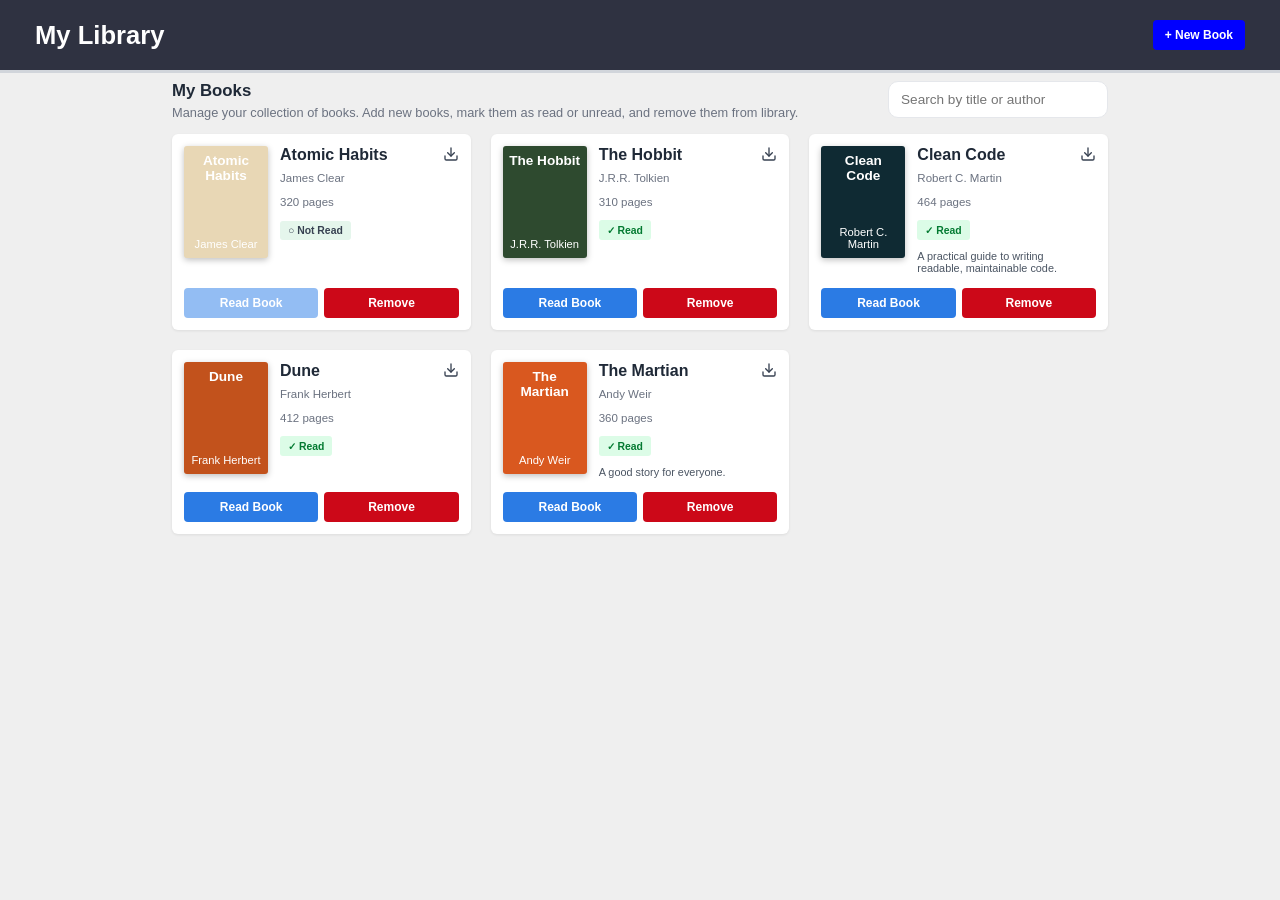
<file: index.html>
<!DOCTYPE html>
<html lang="en">
<head>
    <meta charset="UTF-8">
   <meta name="viewport" content="width=device-width, initial-scale=1" />
    <title>MY LIBRARY</title>
    <link rel="stylesheet" href="style.css">
</head>
<body>
<header class="topbar"> 
    <h1>My Library</h1>
    <button id="newBookBtn" class="btn btn-new">+ New Book</button>
</header>
<main class="container">
<section class="intro">
    <div>
        <h2>My Books</h2>
        <p>Manage your collection of books. Add new books, mark them as read or unread, and remove them from library.</p>
    </div>
    <input type="search" id="search" placeholder="Search by title or author" aria-label="Search books">
</section>
<section id="bookGrid" class="grid"></section>
<p id="emptyMsg0" class="empty" hidden>No books found. Add one with “+ New Book”.</p>
</main>
<dialog id="bookDialog">
    <form id="bookForm" method="dialog">
        <h3>Add a new book</h3>
        <label for="">Title
            <input name="title" required>
        </label>
         <label>Author
        <input name="author" required />
      </label>
      <label>Pages
        <input name="pages" type="number" min="1" required />
      </label>
      <label>Cover image URL (optional)
        <input name="cover" type="url" placeholder="https://..." />
      </label>
      <label>Book file URL (optional, used by Read / Download)
        <input name="file" type="url" placeholder="https://.../book.pdf" />
      </label>
      <label>Description (optional)
        <textarea name="description" rows="2"></textarea>
      </label>
      <label class="checkbox">
        <input name="read" type="checkbox" /> I have read this book
      </label>
            <div class="dialog-actions">
      <button type="button" id="cancelBtn" class="btn btn-ghost">Cancel</button>
      <button type="submit" class="btn btn-read">Add Book</button>
    </div>
    </form>
</dialog>
<script src="script.js"></script>
</body>
</html>
</file>
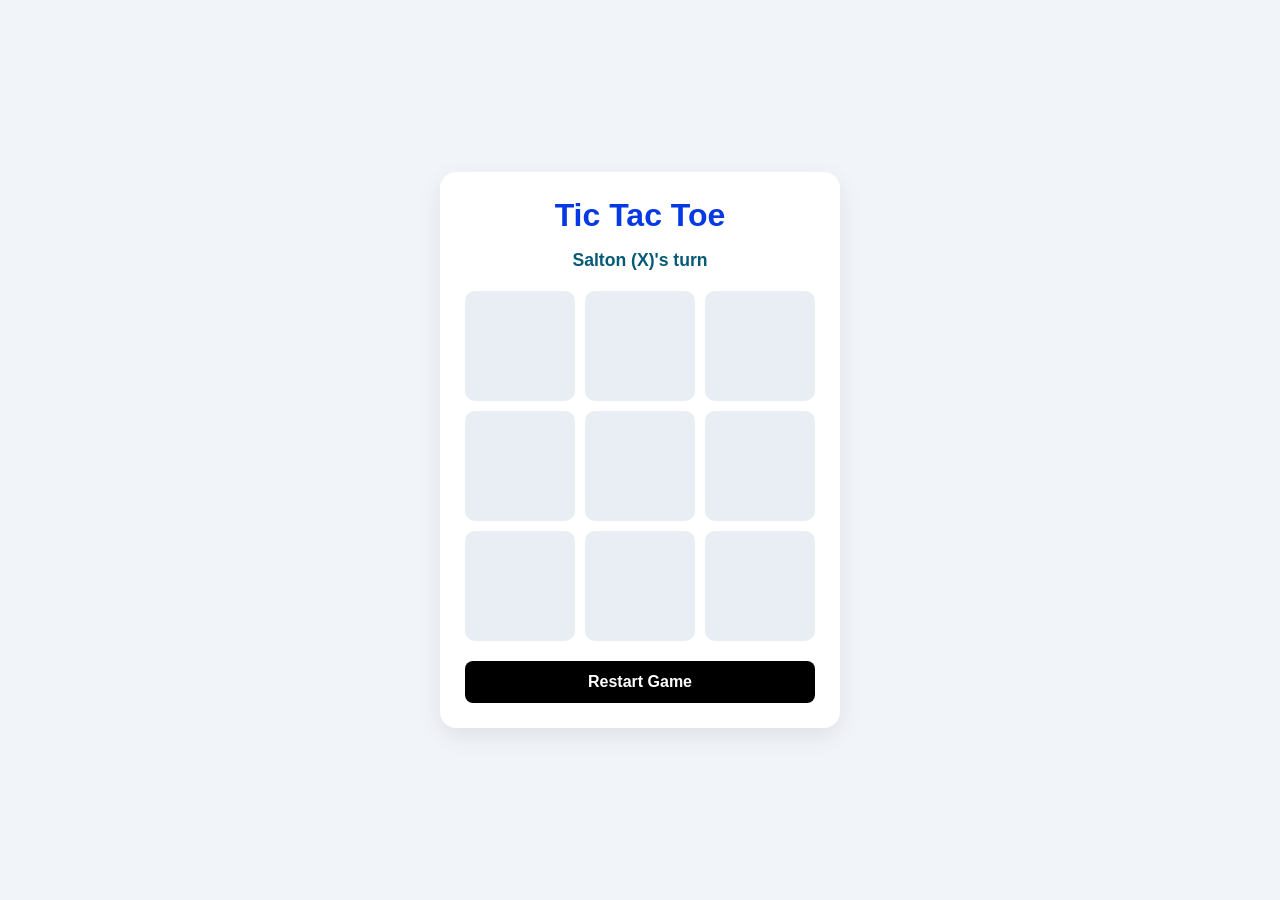
<file: tic tac/tic.html>
<!DOCTYPE html>
<html lang="en">
<head>
    <meta charset="UTF-8">
    <meta name="viewport" content="width=device-width, initial-scale=1.0">
    <title>Game</title>
    <link rel="stylesheet" href="tic.css">
</head>
<body>
     <main>
        <h1>Tic Tac Toe</h1>
        <p id="status">Player X's turn</p>
        <div>
            <button class="cell" data-index="0"></button>
            <button class="cell" data-index="1"></button>
            <button class="cell" data-index="2"></button>
            <button class="cell" data-index="3"></button>
            <button class="cell" data-index="4"></button>
            <button class="cell" data-index="5"></button>
            <button class="cell" data-index="6"></button>
            <button class="cell" data-index="7"></button>
            <button class="cell" data-index="8"></button>
        </div>
        <button id="restart-btn" class="btn">Restart Game</button>
    </main>
    <script src="tic.js"></script>
</body>
</html>
</file>
<file: style.css>
* {
  box-sizing: border-box;
  margin: 0;
  padding: 0;
}

body {
  font-family: Arial, Helvetica, sans-serif;
  background: #efefef;
  color: #1f2937;
}

/* ---------- Top bar ---------- */
.topbar {
  display: flex;
  justify-content: space-between;
  align-items: center;
  background: #2f3241;
  color: #fff;
  padding:  35px;
  height: 52px;
  border-bottom: 3px solid #d1d5db;
}

.topbar h1 {
  font-size: 1.6rem;
}

/* ---------- Layout ---------- */
.container {
  max-width: 1000px;
  margin: 0 auto;
  padding: 8px 32px 32px;
}

.intro {
  display: flex;
  justify-content: space-between;
  align-items: flex-start;
  gap: 16px;
  margin-bottom: 14px;
}

.intro h2 {
  font-size: 1.05rem;
}

.intro p {
  color: #6b7280;
  font-size: 0.8rem;
  margin-top: 4px;
}

#search {
  width: 220px;
  flex-shrink: 0;
  padding: 10px 12px;
  border: 1px solid #e5e7eb;
  border-radius: 10px;
  font-size: 0.85rem;
  background: #fff;
  transition: border-color 0.2s, box-shadow 0.2s;
}

#search:focus {
  outline: none;
  border-color: #2563eb;
  box-shadow: 0 0 0 3px rgba(37, 99, 235, 0.2);
}
.grid {
  display: grid;
  grid-template-columns: repeat(3, 1fr);
  gap: 20px;
}

.empty {
  text-align: center;
  color: #6b7280;
  margin-top: 40px;
}

.card {
  background: #fff;
  border-radius: 6px;
  padding: 12px;
  box-shadow: 0 1px 3px rgba(0, 0, 0, 0.08);
  display: flex;
  flex-direction: column;
  gap: 14px;
}

.card-top {
  display: flex;
  gap: 12px;
  position: relative;
  flex: 1;
}

.cover {
  width: 84px;
  height: 112px;
  flex-shrink: 0;
  border-radius: 3px;
  object-fit: cover;
  box-shadow: 0 2px 6px rgba(0, 0, 0, 0.25);
}


.cover.placeholder {
  display: flex;
  flex-direction: column;
  justify-content: space-between;
  padding: 8px 6px;
  color: #fff;
  text-align: center;
  font-size: 0.7rem;
}

.cover.placeholder strong {
  font-size: 0.85rem;
  line-height: 1.1;
}

.info {
  flex: 1;
  min-width: 0;
  padding-right: 18px;
}

.info h3 {
  font-size: 1rem;
  margin-bottom: 8px;
}

.author,
.pages {
  color: #6b7280;
  font-size: 0.72rem;
  margin-bottom: 12px;
}

.desc {
  font-size: 0.68rem;
  color: #4b5563;
  margin-top: 10px;
}

.download {
  position: absolute;
  top: 0;
  right: 0;
  background: none;
  border: none;
  cursor: pointer;
  color: #374151;
}

/* Read / Not read badge (click to toggle) */
.badge {
  border: none;
  border-radius: 3px;
  padding: 4px 8px;
  font-size: 0.65rem;
  font-weight: bold;
  cursor: pointer;
  background: #dcfce7;
  color: #037a31;
}

.badge.unread {
  background: #e5f6ec;
  color: #374151;
}

/* ---------- Buttons ---------- */
.card-actions {
  display: grid;
  grid-template-columns: 1fr 1fr;
  gap: 6px;
}

.btn {
  border: none;
  border-radius: 4px;
  padding: 8px 12px;
  color: #fff;
  font-family: Arial, sans-serif;
  font-weight: bold;
  font-size: 0.75rem;
  cursor: pointer;
}

.btn:hover {
  filter: brightness(1.08);
}

.btn:focus-visible,
.badge:focus-visible,
.download:focus-visible {
  outline: 2px solid #2563eb;
  outline-offset: 2px;
}

.btn-new {
  background: #0000ff;
}

.btn-read {
  background: #2b7be4;
}

.btn-read.faded {
  background: #93bdf3;
}

.btn-remove {
  background: #cc0818;
}

.btn-ghost {
  background: #e5e7eb;
  color: #1f2937;
}

/* ---------- Dialog ---------- */
dialog {
  border: none;
  border-radius: 8px;
  padding: 24px;
  width: min(420px, 92vw);
  margin: auto;
}

dialog::backdrop {
  background: rgba(0, 0, 0, 0.45);
}

dialog h3 {
  margin-bottom: 14px;
}

dialog label {
  display: flex;
  flex-direction: column;
  gap: 4px;
  font-size: 0.8rem;
  margin-bottom: 10px;
}

dialog input,
dialog textarea {
  padding: 7px 10px;
  border: 1px solid #d1d5db;
  border-radius: 4px;
  font: inherit;
}

dialog .checkbox {
  flex-direction: row;
  align-items: center;
}

.dialog-actions {
  display: flex;
  justify-content: flex-end;
  gap: 8px;
  margin-top: 8px;
}

/* ---------- Tablet ---------- */
@media (max-width: 900px) {
  .grid {
    grid-template-columns: repeat(2, 1fr);
  }
}

/* ---------- Phone ---------- */
@media (max-width: 600px) {
  .topbar,
  .container {
    padding-left: 16px;
    padding-right: 16px;
  }

  .topbar h1 {
    font-size: 1.25rem;
  }

  .intro {
    flex-direction: column;
    align-items: stretch;
  }

  #search {
    width: 100%;
  }

  .grid {
    grid-template-columns: 1fr;
    gap: 14px;
  }
}
</file>
<file: tic tac/tic.css>
*,
*::before,
*::after {
    box-sizing: border-box;
    margin: 0;
    padding: 0;
}

body {
    min-height: 100vh;
    display: flex;
    justify-content: center;
    align-items: center;
    padding: 20px;
    font-family: Arial, sans-serif;
    background-color: #f1f5f9;
}

main {
    width: min(100%, 400px);
    padding: 25px;
    text-align: center;
    background-color: white;
    border-radius: 16px;
    box-shadow: 0 8px 25px #00000015;
}

h1 {
    margin-bottom: 16px;
    color: #0539e4;
}

p {
    margin-bottom: 20px;
    font-size: 1.1rem;
    font-weight: bold;
    color: #055a76;
}

main div {
    display: grid;
    grid-template-columns: repeat(3, minmax(0, 1fr));
    gap: 10px;
    margin-bottom: 20px;
}

main div button {
    aspect-ratio: 1;
    border: none;
    border-radius: 10px;
    background-color: #e8eef3;
    font-size: clamp(2rem, 10vw, 3.5rem);
    font-weight: bold;
    color: black;
    cursor: pointer;
    transition: background-color 0.2s;
}

main div button:hover:empty {
    background-color: #d5e2eb;
}
 main button {
    width: 100%;
    padding: 12px 20px;
    border: none;
    border-radius: 8px;
    background-color: black;
    color: white;
    font-size: 1rem;
    font-weight: bold;
    cursor: pointer;
}

.btn main button:hover {
    background-color: #ec0e0e;
}

main button:focus-visible,
main button:focus-visible {
    outline: 3px solid #d9a106;
    outline-offset: 3px;
}
</file>
